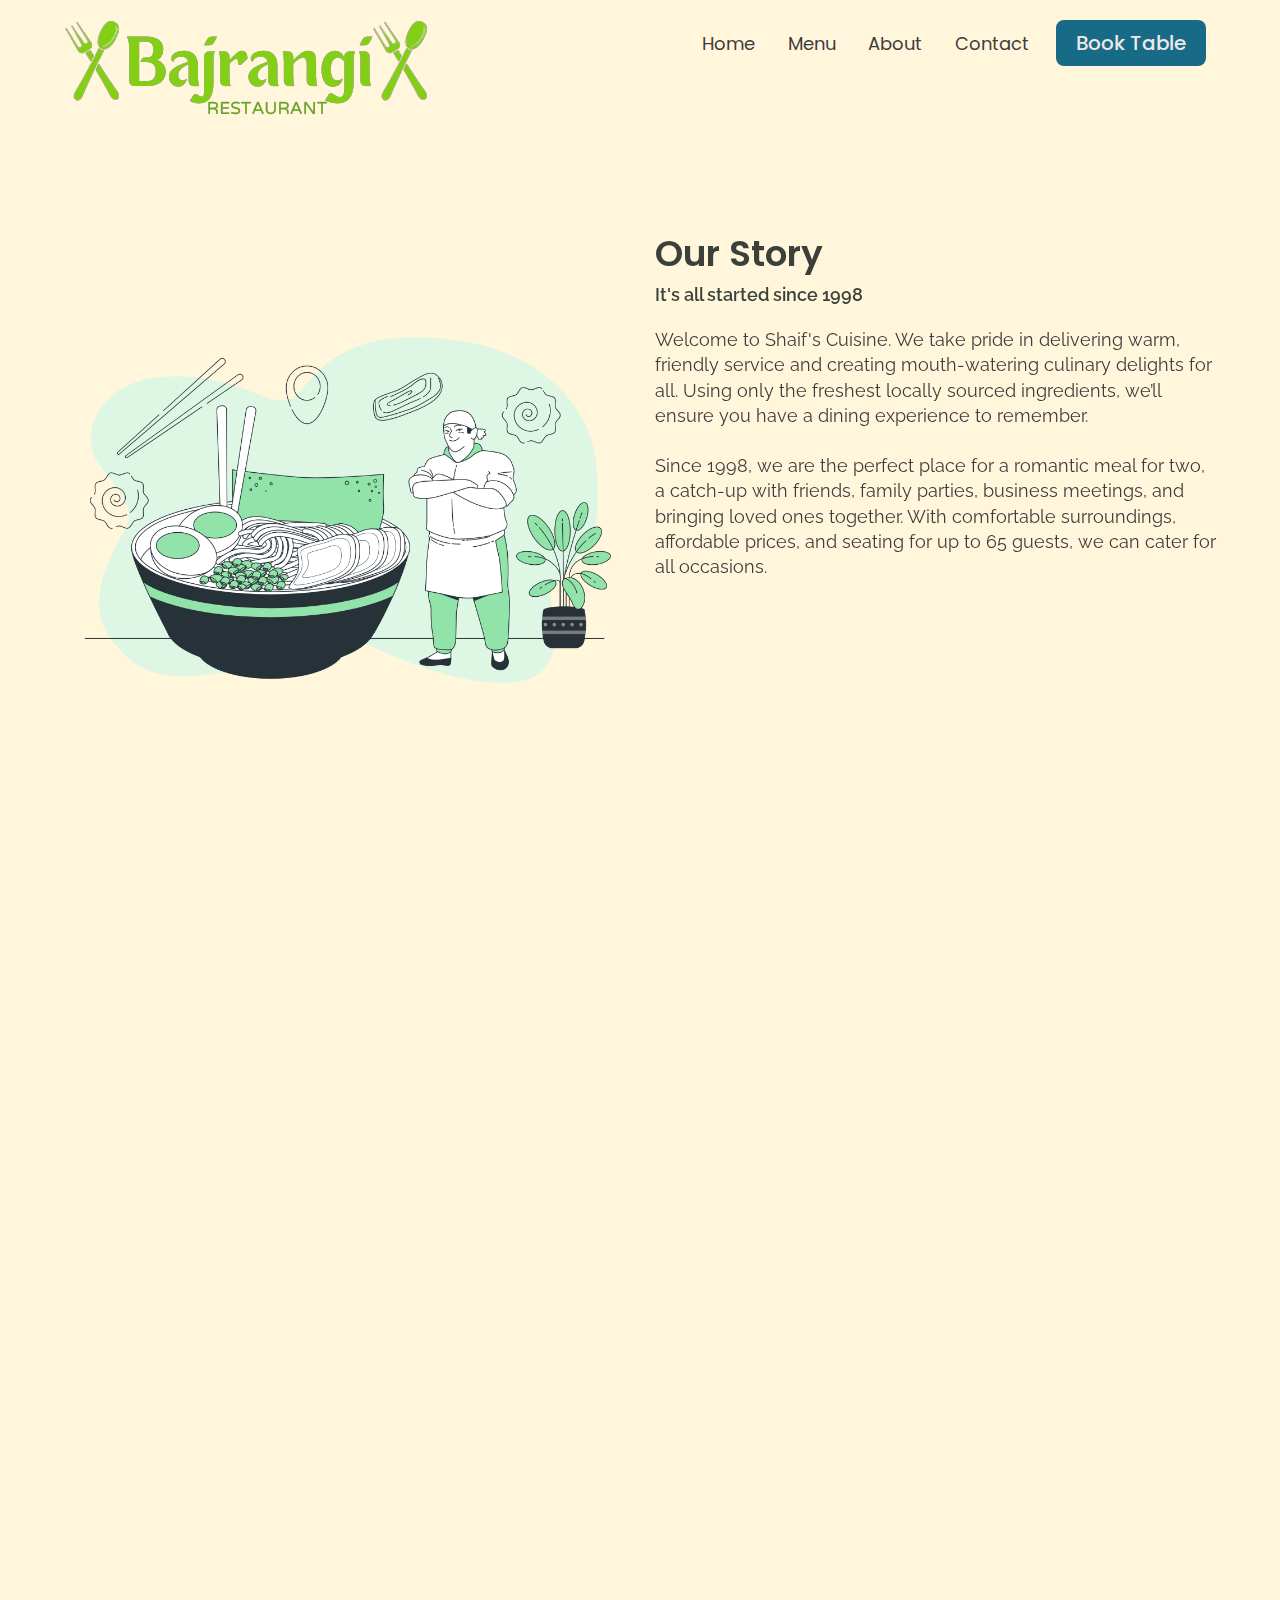
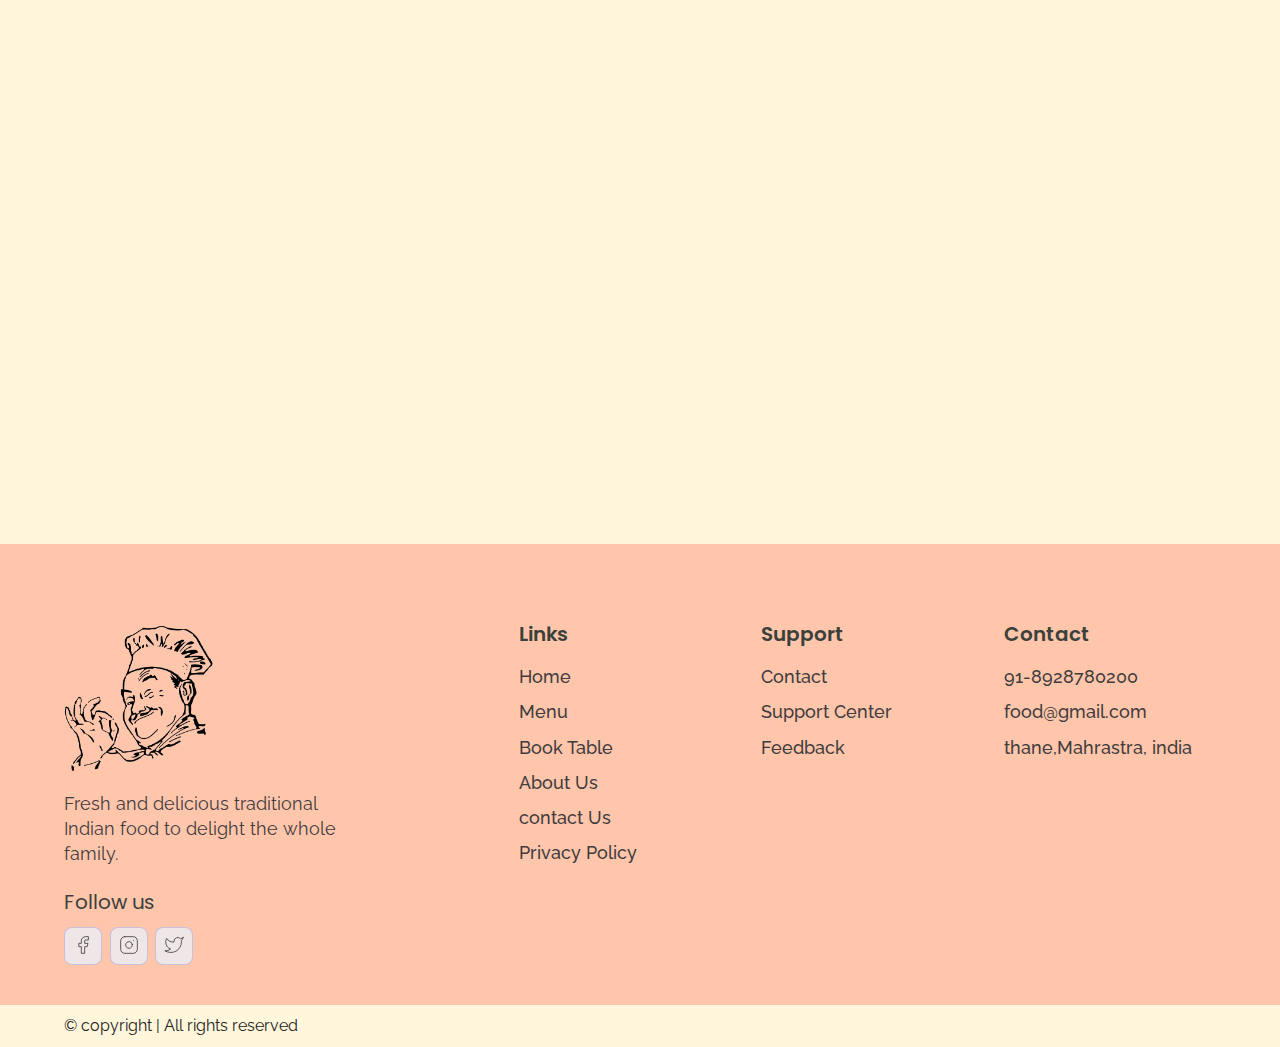
<file: about.html>
<!DOCTYPE html>
<html lang="en">

<head>
  <meta charset="UTF-8">
  <meta http-equiv="X-UA-Compatible" content="IE=edge">
  <meta name="viewport" content="width=device-width, initial-scale=1.0">
  <link rel="shortcut icon" href="./images/favicon.ico" type="image/x-icon">
  <title>About | Shaif's Cuisine</title>
  <link rel="stylesheet" href="./reset.css">
  <link rel="stylesheet" href="./globalStyles.css">
  <link rel="stylesheet" href="./components.css">
  <!-- aos library css  -->
  <link rel="stylesheet" href="https://unpkg.com/aos@next/dist/aos.css" />
  <link rel="stylesheet" href="./about.css">
</head>

<body>
  <!-- Nav Section -->
  <div class="nav">
    <div class="container">
      <div class="nav__wrapper">
        <a href="./index.html" class="logo">
          <img src="./images/logo36.png" alt="logo">
        </a>
        <nav>
          <div class="nav__icon">
            <svg xmlns="http://www.w3.org/2000/svg" width="24" height="24" viewBox="0 0 24 24" fill="none"
              stroke="currentColor" stroke-width="2" stroke-linecap="round" stroke-linejoin="round"
              class="feather feather-menu">
              <line x1="3" y1="12" x2="21" y2="12" />
              <line x1="3" y1="6" x2="21" y2="6" />
              <line x1="3" y1="18" x2="21" y2="18" />
            </svg>
          </div>
          <div class="nav__bgOverlay"></div>
          <ol class="nav__list">
            <div class="nav__close">
              <svg xmlns="http://www.w3.org/2000/svg" width="24" height="24" viewBox="0 0 24 24" fill="none"
                stroke="currentColor" stroke-width="2" stroke-linecap="round" stroke-linejoin="round"
                class="feather feather-x">
                <line x1="18" y1="6" x2="6" y2="18" />
                <line x1="6" y1="6" x2="18" y2="18" />
              </svg>
            </div>
            <div class="nav__list__wrapper">

              <li><a class="nav__link" href="./index.html">Home</a></li>
              <li><a class="nav__link" href="./menu.html">Menu</a></li>
              <li><a class="nav__link" href="./about.html">About</a></li>
              <li><a class="nav__link" href="./contact.html">Contact</a></li>
              <li><a href="./booking.html" class="btn primary-btn">Book Table</a></li>
            </div>
          </ol>
        </nav>
      </div>
    </div>
  </div>
  <!-- End Nav Section -->
  <!-- Our Story Section -->
  <section id="ourStory" data-aos="fade-up">
    <div class="container">
      <div class="ourStory__wrapper">

        <div class="ourStory__img">
          <img src="./images/Ramen-bro.png" alt="shaif's cuisine">
        </div>
        <div class="ourStory__info">
          <h3 class="ourStory__title">
            Our Story
          </h3>
          <p class="ourStory__subtitle">
            It's all started since 1998
          </p>
          <p class="ourStory__text">
            Welcome to Shaif's Cuisine. We take pride in delivering warm, friendly service and creating mouth-watering
            culinary delights for all. Using only the freshest locally sourced ingredients, we’ll ensure you have a
            dining
            experience to remember.
            <br><br>
            Since 1998, we are the perfect place for a romantic meal for two, a catch-up with friends, family parties,
            business meetings, and bringing loved ones together. With comfortable surroundings, affordable prices, and
            seating for up to 65 guests, we can cater for all occasions.
          </p>
        </div>
      </div>
    </div>
  </section>
  <!-- End Our Story Section -->
  <!-- Our Goals -->
  <section id="ourGoals" data-aos="fade-down">
    <div class="container">
      <div class="ourGoals__info">
        <h3 class="ourGoals__title">
          Our Goals
        </h3>
        <p class="ourGoals__text">
          We shall sell delicious and remarkable food and beverages that meet the highest quality, freshness, and
          seasonality criteria while combining modern-creative and classic cooking traditions. By showcasing warmth,
          graciousness, efficiency, skill, professionalism, and integrity in our work, we will continually serve our
          consumers with exceptional service. To have every customer who comes through our doors leave impressed by
          their experience at Shaif's Cuisine and excited to come back again.
        </p>
      </div>
      <div class="ourGoals__imgs__wrapper" data-aos="fade-up">
         
        <div class="ourGoals__img2">
          <img src="./images/eating vegan food-bro.png" alt="kitchen img">
        </div>
        <div class="ourGoals__img3">
          <img src="./images/Chef-bro.svg" alt="kitchen img">
        </div>
      </div>
    </div>
  </section>
  <!-- End Our Goals -->
  <!-- Footer -->
  
  <!-- Footer -->
  <footer>
    <div class="container">
      <div class="footer__wrapper">
        <div class="footer__col1">
          <div class="footer__logo">
            <img src="./images/logovi3-removebg-preview.png" alt="shaif's cuisine">
          </div>
          <p class="footer__desc">
            Fresh and delicious traditional Indian food to delight the whole family.
          </p>
          <div class="footer__socials">
            <h4 class="footer__socials__title">Follow us</h4>
            <ol class="footer__socials__list">
              <li>
                <a href="#">
                  <svg xmlns="http://www.w3.org/2000/svg" width="24" height="24" viewBox="0 0 24 24" fill="none"
                    stroke="currentColor" stroke-width="1" stroke-linecap="round" stroke-linejoin="round"
                    class="feather feather-facebook">
                    <path d="M18 2h-3a5 5 0 0 0-5 5v3H7v4h3v8h4v-8h3l1-4h-4V7a1 1 0 0 1 1-1h3z" />
                  </svg>
                </a>
              </li>
              <li>
                <a href="#">
                  <svg xmlns="http://www.w3.org/2000/svg" width="24" height="24" viewBox="0 0 24 24" fill="none"
                    stroke="currentColor" stroke-width="1" stroke-linecap="round" stroke-linejoin="round"
                    class="feather feather-instagram">
                    <rect x="2" y="2" width="20" height="20" rx="5" ry="5" />
                    <path d="M16 11.37A4 4 0 1 1 12.63 8 4 4 0 0 1 16 11.37z" />
                    <line x1="17.5" y1="6.5" x2="17.51" y2="6.5" />
                  </svg>
                </a>
              </li>
              <li>
                <a href="#">
                  <svg xmlns="http://www.w3.org/2000/svg" width="24" height="24" viewBox="0 0 24 24" fill="none"
                    stroke="currentColor" stroke-width="1" stroke-linecap="round" stroke-linejoin="round"
                    class="feather feather-twitter">
                    <path
                      d="M23 3a10.9 10.9 0 0 1-3.14 1.53 4.48 4.48 0 0 0-7.86 3v1A10.66 10.66 0 0 1 3 4s-4 9 5 13a11.64 11.64 0 0 1-7 2c9 5 20 0 20-11.5a4.5 4.5 0 0 0-.08-.83A7.72 7.72 0 0 0 23 3z" />
                  </svg>
                </a>
              </li>
            </ol>
          </div>
        </div>
        <div class="footer__col2">
          <h3 class="footer__text__title">
            Links
          </h3>
          <ol class="footer__text">
            <li>
              <a href="/index.html">Home</a>
            </li>
            <li>
              <a href="./menu.html">Menu</a>
            </li>
            <li>
              <a href="./booking.html">Book Table</a>
            </li>
            <li>
              <a href="./about.html">About Us</a>
            </li>
            <li>
              <a href="./contact.html">contact Us</a>
            </li>
            <li>
              <a href="#">Privacy Policy</a>
            </li>
          </ol>
        </div>
        <div class="footer__col3">
          <h3 class="footer__text__title">
            Support
          </h3>
          <ol class="footer__text">
            <li>
              <a href="#">Contact</a>
            </li>
            <li>
              <a href="#">Support Center</a>
            </li>
            <li>
              <a href="#">Feedback</a>
            </li>
          </ol>
        </div>
        <div class="footer__col4">
          <h3 class="footer__text__title">
            Contact
          </h3>
          <ol class="footer__text">
            <li>
              <a href="#">91-8928780200</a>
            </li>
            <li>
              <a href="#">food@gmail.com</a>
            </li>
            <li>
              <a href="#">thane,Mahrastra, india</a>
            </li>
          </ol>
        </div>
      </div>
    </div>
  </footer>
  <div id="copyright">
    <div class="container">
      <p class="copyright__text">
        © copyright | All rights reserved
      </p>
    </div>
  </div>
<!-- End Footer -->

  <!-- aos scripts -->
  <script src="https://unpkg.com/aos@next/dist/aos.js"></script>
  <!-- custom scripts -->
  <script src="./main.js"></script>
</body>

</html>
</file>
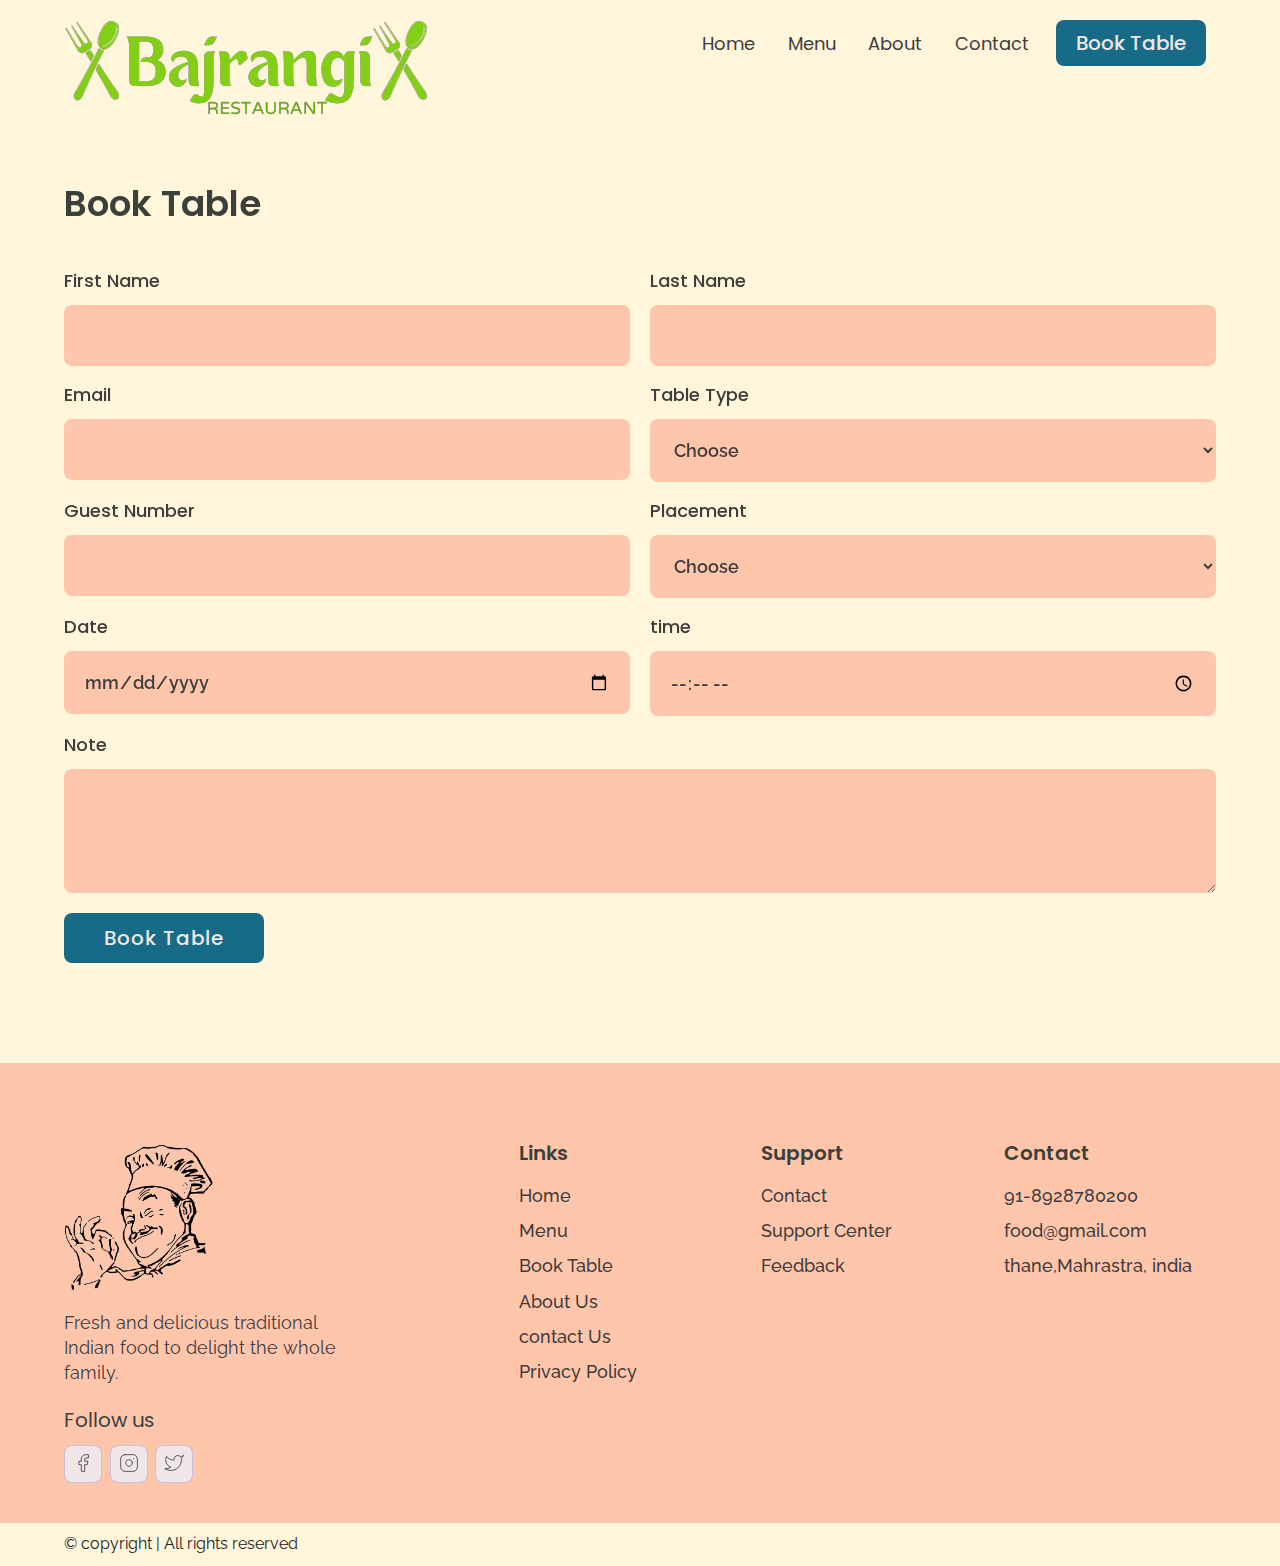
<file: booking.html>
<!DOCTYPE html>
<html lang="en">

<head>
  <meta charset="UTF-8">
  <meta http-equiv="X-UA-Compatible" content="IE=edge">
  <meta name="viewport" content="width=device-width, initial-scale=1.0">
  <link rel="shortcut icon" href="./images/favicon.ico" type="image/x-icon">
  <title>Booking | Shaif's Cuisine</title>
  <link rel="stylesheet" href="./reset.css">
  <link rel="stylesheet" href="./globalStyles.css">
  <link rel="stylesheet" href="./components.css">
  <!-- aos library css  -->
  <link rel="stylesheet" href="https://unpkg.com/aos@next/dist/aos.css" />
</head>

<body>
  <!-- Nav Section -->
  <div class="nav">
    <div class="container">
      <div class="nav__wrapper">
        <a href="./index.html" class="logo">
               <img src="./images/logo36.png" alt="logo">

        </a>
        <nav>
          <div class="nav__icon">
            <svg xmlns="http://www.w3.org/2000/svg" width="24" height="24" viewBox="0 0 24 24" fill="none"
              stroke="currentColor" stroke-width="2" stroke-linecap="round" stroke-linejoin="round"
              class="feather feather-menu">
              <line x1="3" y1="12" x2="21" y2="12" />
              <line x1="3" y1="6" x2="21" y2="6" />
              <line x1="3" y1="18" x2="21" y2="18" />
            </svg>
          </div>
          <div class="nav__bgOverlay"></div>
          <ol class="nav__list">
            <div class="nav__close">
              <svg xmlns="http://www.w3.org/2000/svg" width="24" height="24" viewBox="0 0 24 24" fill="none"
                stroke="currentColor" stroke-width="2" stroke-linecap="round" stroke-linejoin="round"
                class="feather feather-x">
                <line x1="18" y1="6" x2="6" y2="18" />
                <line x1="6" y1="6" x2="18" y2="18" />
              </svg>
            </div>
            <div class="nav__list__wrapper">

              <li><a class="nav__link" href="./index.html">Home</a></li>
              <li><a class="nav__link" href="./menu.html">Menu</a></li>
              <li><a class="nav__link" href="./about.html">About</a></li>
              <li><a class="nav__link" href="./contact.html">Contact</a></li>
              <li><a href="./booking.html" class="btn primary-btn">Book Table</a></li>
            </div>
          </ol>
        </nav>
      </div>
    </div>
  </div>
  <!-- End Nav Section -->
  <!-- Booking Section -->
  <section id="form" data-aos="fade-up">
    <div class="container">
      <h3 class="form__title">Book Table</h3>
      <div class="form__wrapper">
        <form name="booking" method="POST" netlify>
          <div class="form__group">
            <label for="firstName">First Name</label>
            <input type="text" id="firstName" name="First Name" required>
          </div>
          <div class="form__group">
            <label for="lastName">Last Name</label>
            <input type="text" id="lastName" name="Last Name" required>
          </div>
          <div class="form__group">
            <label for="email">Email</label>
            <input type="email" id="email" name="Email" required>
          </div>
          <div class="form__group">
            <label for="tableType">Table Type</label>
            <select name="Table Type" id="tableType" required>
              <option selected disabled>Choose</option>
              <option value="small">Small(2 persons)</option>
              <option value="medium">Small(4 persons)</option>
              <option value="large">large(6 persons)</option>
            </select>
          </div>
          <div class="form__group">
            <label for="guestNumber">Guest Number</label>
            <input type="number" id="guestNumber" name="Guest Number" min="1" max="10" required>
          </div>
          <div class="form__group">
            <label for="placement">Placement</label>
            <select name="Placement" id="placement">
              <option selected disabled>Choose</option>
              <option value="outdoor">Outdoor</option>
              <option value="indoor">Indoor</option>
              <option value="rooftop">rooftop</option>
            </select>
          </div>
          <div class="form__group">
            <label for="date">Date</label>
            <input type="date" id="date" name="Date" required>
          </div>
          <div class="form__group">
            <label for="time">time</label>
            <input type="time" id="time" name="Time" required>
          </div>
          <div class="form__group form__group__full">
            <label for="note">Note</label>
            <textarea name="Note" id="note" rows="4"></textarea>
          </div>
          <button type="submit" class="btn primary-btn">Book Table</button>
        </form>
      </div>
    </div>
  </section>
  <!-- End Booking Section -->
  <!-- Footer -->
  <!-- Footer -->
  <footer>
    <div class="container">
      <div class="footer__wrapper">
        <div class="footer__col1">
          <div class="footer__logo">
            <img src="./images/logovi3-removebg-preview.png" alt="shaif's cuisine">
          </div>
          <p class="footer__desc">
            Fresh and delicious traditional Indian food to delight the whole family.
          </p>
          <div class="footer__socials">
            <h4 class="footer__socials__title">Follow us</h4>
            <ol class="footer__socials__list">
              <li>
                <a href="#">
                  <svg xmlns="http://www.w3.org/2000/svg" width="24" height="24" viewBox="0 0 24 24" fill="none"
                    stroke="currentColor" stroke-width="1" stroke-linecap="round" stroke-linejoin="round"
                    class="feather feather-facebook">
                    <path d="M18 2h-3a5 5 0 0 0-5 5v3H7v4h3v8h4v-8h3l1-4h-4V7a1 1 0 0 1 1-1h3z" />
                  </svg>
                </a>
              </li>
              <li>
                <a href="#">
                  <svg xmlns="http://www.w3.org/2000/svg" width="24" height="24" viewBox="0 0 24 24" fill="none"
                    stroke="currentColor" stroke-width="1" stroke-linecap="round" stroke-linejoin="round"
                    class="feather feather-instagram">
                    <rect x="2" y="2" width="20" height="20" rx="5" ry="5" />
                    <path d="M16 11.37A4 4 0 1 1 12.63 8 4 4 0 0 1 16 11.37z" />
                    <line x1="17.5" y1="6.5" x2="17.51" y2="6.5" />
                  </svg>
                </a>
              </li>
              <li>
                <a href="#">
                  <svg xmlns="http://www.w3.org/2000/svg" width="24" height="24" viewBox="0 0 24 24" fill="none"
                    stroke="currentColor" stroke-width="1" stroke-linecap="round" stroke-linejoin="round"
                    class="feather feather-twitter">
                    <path
                      d="M23 3a10.9 10.9 0 0 1-3.14 1.53 4.48 4.48 0 0 0-7.86 3v1A10.66 10.66 0 0 1 3 4s-4 9 5 13a11.64 11.64 0 0 1-7 2c9 5 20 0 20-11.5a4.5 4.5 0 0 0-.08-.83A7.72 7.72 0 0 0 23 3z" />
                  </svg>
                </a>
              </li>
            </ol>
          </div>
        </div>
        <div class="footer__col2">
          <h3 class="footer__text__title">
            Links
          </h3>
          <ol class="footer__text">
            <li>
              <a href="/index.html">Home</a>
            </li>
            <li>
              <a href="./menu.html">Menu</a>
            </li>
            <li>
              <a href="./booking.html">Book Table</a>
            </li>
            <li>
              <a href="./about.html">About Us</a>
            </li>
            <li>
              <a href="./contact.html">contact Us</a>
            </li>
            <li>
              <a href="#">Privacy Policy</a>
            </li>
          </ol>
        </div>
        <div class="footer__col3">
          <h3 class="footer__text__title">
            Support
          </h3>
          <ol class="footer__text">
            <li>
              <a href="#">Contact</a>
            </li>
            <li>
              <a href="#">Support Center</a>
            </li>
            <li>
              <a href="#">Feedback</a>
            </li>
          </ol>
        </div>
        <div class="footer__col4">
          <h3 class="footer__text__title">
            Contact
          </h3>
          <ol class="footer__text">
            <li>
              <a href="#">91-8928780200</a>
            </li>
            <li>
              <a href="#">food@gmail.com</a>
            </li>
            <li>
              <a href="#">thane,Mahrastra, india</a>
            </li>
          </ol>
        </div>
      </div>
    </div>
  </footer>
  <div id="copyright">
    <div class="container">
      <p class="copyright__text">
        © copyright | All rights reserved
      </p>
    </div>
  </div>

  <!-- End Footer -->

  <!-- aos scripts -->
  <script src="https://unpkg.com/aos@next/dist/aos.js"></script>
  <!-- custom scripts -->
  <script src="./main.js"></script>
</body>

</html>
</file>
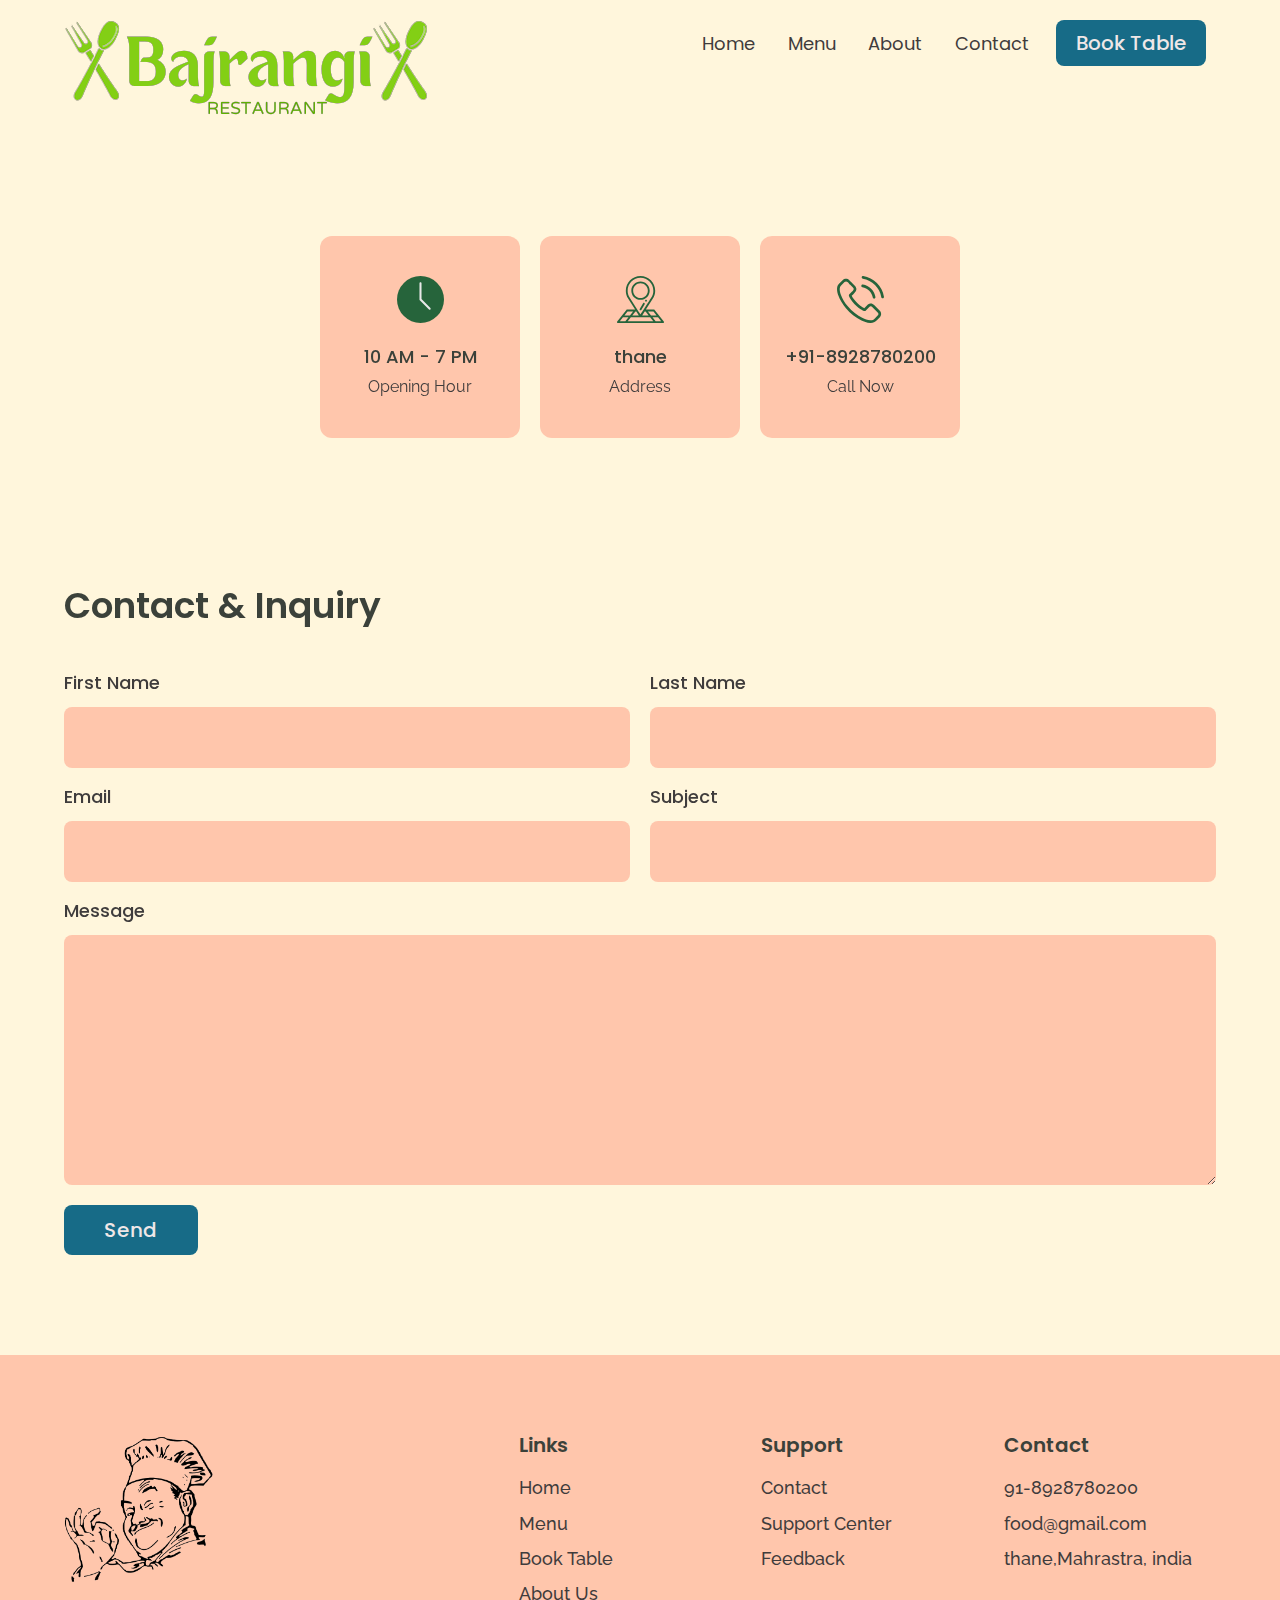
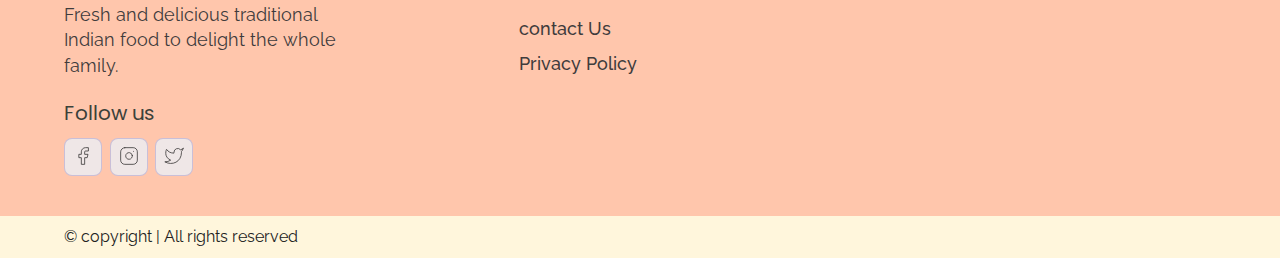
<file: contact.html>
<!DOCTYPE html>
<html lang="en">

<head>
  <meta charset="UTF-8">
  <meta http-equiv="X-UA-Compatible" content="IE=edge">
  <meta name="viewport" content="width=device-width, initial-scale=1.0">
  <link rel="shortcut icon" href="./images/favicon.ico" type="image/x-icon">
  <title>Contact | Shaif's Cuisine</title>
  <link rel="stylesheet" href="./reset.css">
  <link rel="stylesheet" href="./globalStyles.css">
  <link rel="stylesheet" href="./components.css">
  <!-- aos library css  -->
  <link rel="stylesheet" href="https://unpkg.com/aos@next/dist/aos.css" />
  <!-- Add your custom css -->
</head>

<body>
  <!-- Nav Section -->
  <div class="nav">
    <div class="container">
      <div class="nav__wrapper">
        <a href="./index.html" class="logo">
          <img src="./images/logo36.png" alt="logo">
        </a>
        <nav>
          <div class="nav__icon">
            <svg xmlns="http://www.w3.org/2000/svg" width="24" height="24" viewBox="0 0 24 24" fill="none"
              stroke="currentColor" stroke-width="2" stroke-linecap="round" stroke-linejoin="round"
              class="feather feather-menu">
              <line x1="3" y1="12" x2="21" y2="12" />
              <line x1="3" y1="6" x2="21" y2="6" />
              <line x1="3" y1="18" x2="21" y2="18" />
            </svg>
          </div>
          <div class="nav__bgOverlay"></div>
          <ol class="nav__list">
            <div class="nav__close">
              <svg xmlns="http://www.w3.org/2000/svg" width="24" height="24" viewBox="0 0 24 24" fill="none"
                stroke="currentColor" stroke-width="2" stroke-linecap="round" stroke-linejoin="round"
                class="feather feather-x">
                <line x1="18" y1="6" x2="6" y2="18" />
                <line x1="6" y1="6" x2="18" y2="18" />
              </svg>
            </div>
            <div class="nav__list__wrapper">

              <li><a class="nav__link" href="./index.html">Home</a></li>
              <li><a class="nav__link" href="./menu.html">Menu</a></li>
              <li><a class="nav__link" href="./about.html">About</a></li>
              <li><a class="nav__link" href="./contact.html">Contact</a></li>
              <li><a href="./booking.html" class="btn primary-btn">Book Table</a></li>
            </div>
          </ol>
        </nav>
      </div>
    </div>
  </div>
  <!-- End Nav Section -->
  <!-- Store Info Section -->
  <section id="storeInfo" data-aos="fade-up">
    <div class="container">
      <div class="storeInfo__wrapper">
        <div class="storeInfo__item">
          <div class="storeInfo__icon">
            <img src="./images/wall-clock-icon.svg" alt="clock icon">
          </div>
          <h3 class="storeInfo__title">
            10 AM - 7 PM
          </h3>
          <p class="storeInfo__text">
            Opening Hour
          </p>
        </div>
        <div class="storeInfo__item">
          <div class="storeInfo__icon">
            <img src="./images/address-icon.svg" alt="clock icon">
          </div>
          <h3 class="storeInfo__title">
            thane
          </h3>
          <p class="storeInfo__text">
            Address
          </p>
        </div>
        <div class="storeInfo__item">
          <div class="storeInfo__icon">
            <img src="./images/phone-icon.svg" alt="clock icon">
          </div>
          <h3 class="storeInfo__title">
            +91-8928780200
          </h3>
          <p class="storeInfo__text">
            Call Now
          </p>
        </div>
      </div>
    </div>
  </section>
  <!-- End Store Info Section -->
  <!-- Contact Form Section -->
  <section id="form" data-aos="fade-down">
    <div class="container">
      <h3 class="form__title">
        Contact & Inquiry
      </h3>
      <div class="form__wrapper">
        <form name="contact" method="POST" netlify>
          <div class="form__group">
            <label for="firstName">First Name</label>
            <input type="text" id="firstName" name="First Name" required>
          </div>
          <div class="form__group">
            <label for="lastName">Last Name</label>
            <input type="text" id="lastName" name="Last Name" required>
          </div>
          <div class="form__group">
            <label for="email">Email</label>
            <input type="email" id="email" name="Email" required>
          </div>
          <div class="form__group">
            <label for="subject">Subject</label>
            <input type="text" id="subject" name="Subject" required>
          </div>
          <div class="form__group form__group__full">
            <label for="message">Message</label>
            <textarea name="Message" id="message" cols="30" rows="10" required></textarea>
          </div>
          <button type="submit" class="btn primary-btn">Send</button>
        </form>
      </div>
    </div>
  </section>
  <!-- End Contact Form Section-->
  <!-- Footer -->
  <!-- Footer -->
  <footer>
    <div class="container">
      <div class="footer__wrapper">
        <div class="footer__col1">
          <div class="footer__logo">
            <img src="./images/logovi3-removebg-preview.png" alt="shaif's cuisine">
          </div>
          <p class="footer__desc">
            Fresh and delicious traditional Indian food to delight the whole family.
          </p>
          <div class="footer__socials">
            <h4 class="footer__socials__title">Follow us</h4>
            <ol class="footer__socials__list">
              <li>
                <a href="#">
                  <svg xmlns="http://www.w3.org/2000/svg" width="24" height="24" viewBox="0 0 24 24" fill="none"
                    stroke="currentColor" stroke-width="1" stroke-linecap="round" stroke-linejoin="round"
                    class="feather feather-facebook">
                    <path d="M18 2h-3a5 5 0 0 0-5 5v3H7v4h3v8h4v-8h3l1-4h-4V7a1 1 0 0 1 1-1h3z" />
                  </svg>
                </a>
              </li>
              <li>
                <a href="#">
                  <svg xmlns="http://www.w3.org/2000/svg" width="24" height="24" viewBox="0 0 24 24" fill="none"
                    stroke="currentColor" stroke-width="1" stroke-linecap="round" stroke-linejoin="round"
                    class="feather feather-instagram">
                    <rect x="2" y="2" width="20" height="20" rx="5" ry="5" />
                    <path d="M16 11.37A4 4 0 1 1 12.63 8 4 4 0 0 1 16 11.37z" />
                    <line x1="17.5" y1="6.5" x2="17.51" y2="6.5" />
                  </svg>
                </a>
              </li>
              <li>
                <a href="#">
                  <svg xmlns="http://www.w3.org/2000/svg" width="24" height="24" viewBox="0 0 24 24" fill="none"
                    stroke="currentColor" stroke-width="1" stroke-linecap="round" stroke-linejoin="round"
                    class="feather feather-twitter">
                    <path
                      d="M23 3a10.9 10.9 0 0 1-3.14 1.53 4.48 4.48 0 0 0-7.86 3v1A10.66 10.66 0 0 1 3 4s-4 9 5 13a11.64 11.64 0 0 1-7 2c9 5 20 0 20-11.5a4.5 4.5 0 0 0-.08-.83A7.72 7.72 0 0 0 23 3z" />
                  </svg>
                </a>
              </li>
            </ol>
          </div>
        </div>
        <div class="footer__col2">
          <h3 class="footer__text__title">
            Links
          </h3>
          <ol class="footer__text">
            <li>
              <a href="/index.html">Home</a>
            </li>
            <li>
              <a href="./menu.html">Menu</a>
            </li>
            <li>
              <a href="./booking.html">Book Table</a>
            </li>
            <li>
              <a href="./about.html">About Us</a>
            </li>
            <li>
              <a href="./contact.html">contact Us</a>
            </li>
            <li>
              <a href="#">Privacy Policy</a>
            </li>
          </ol>
        </div>
        <div class="footer__col3">
          <h3 class="footer__text__title">
            Support
          </h3>
          <ol class="footer__text">
            <li>
              <a href="#">Contact</a>
            </li>
            <li>
              <a href="#">Support Center</a>
            </li>
            <li>
              <a href="#">Feedback</a>
            </li>
          </ol>
        </div>
        <div class="footer__col4">
          <h3 class="footer__text__title">
            Contact
          </h3>
          <ol class="footer__text">
            <li>
              <a href="#">91-8928780200</a>
            </li>
            <li>
              <a href="#">food@gmail.com</a>
            </li>
            <li>
              <a href="#">thane,Mahrastra, india</a>
            </li>
          </ol>
        </div>
      </div>
    </div>
  </footer>
  <div id="copyright">
    <div class="container">
      <p class="copyright__text">
        © copyright | All rights reserved
      </p>
    </div>
  </div>

  <!-- End Footer -->


  <!-- aos script -->
  <script src="https://unpkg.com/aos@next/dist/aos.js"></script>
  <!-- custom script -->
  <script src="./main.js"></script>
</body>

</html>
</file>
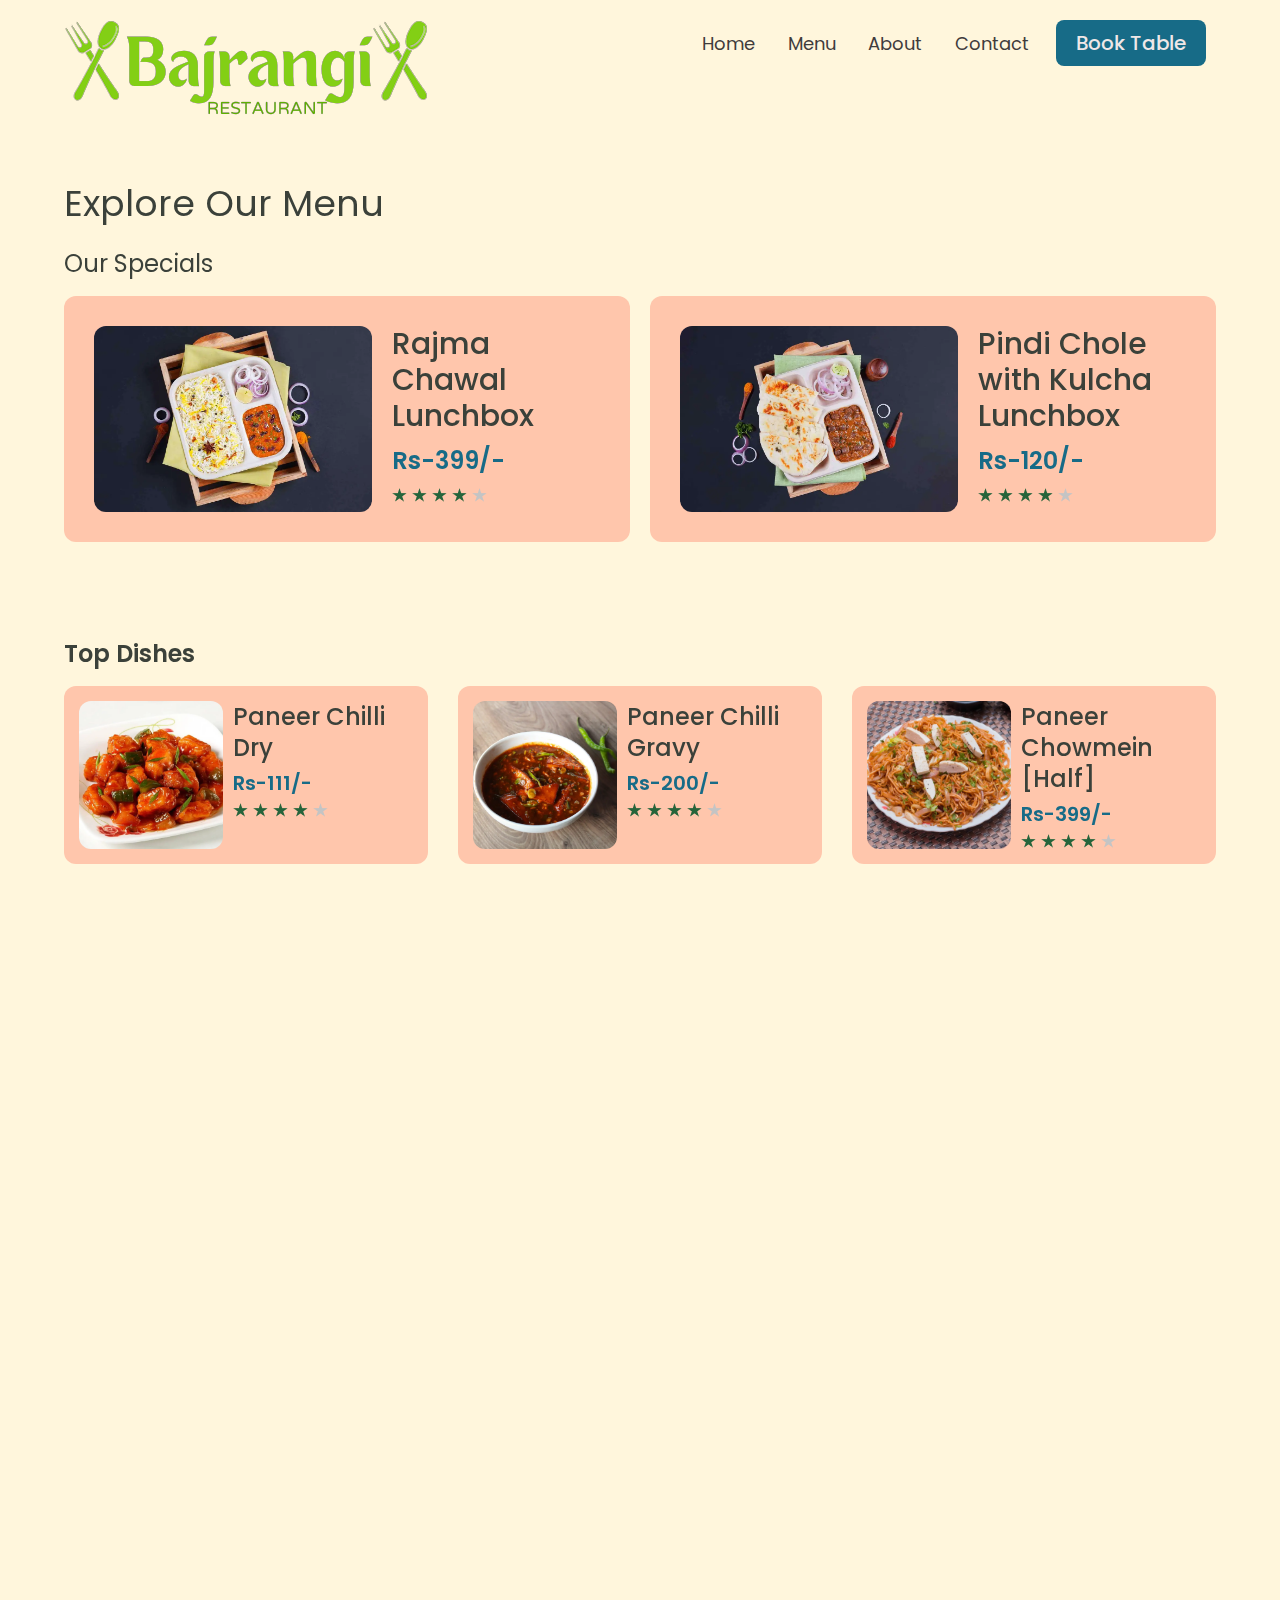
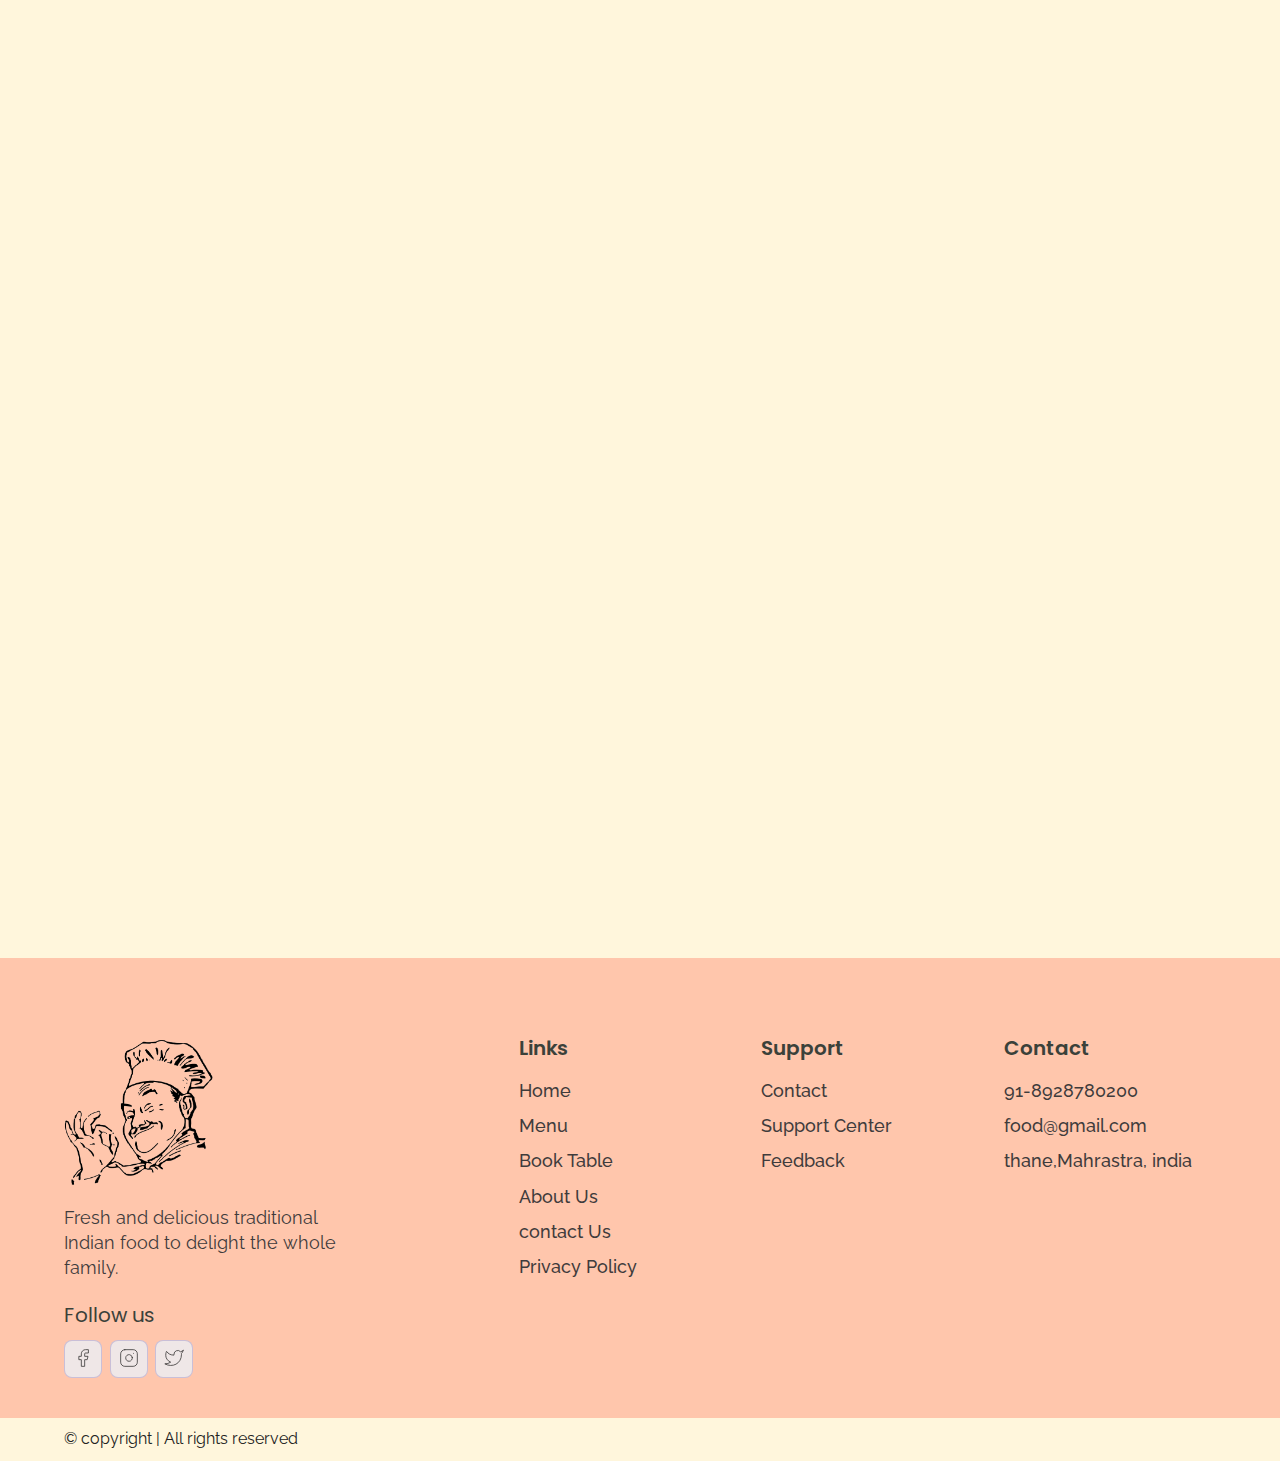
<file: menu.html>
<!DOCTYPE html>
<html lang="en">

<head>
  <meta charset="UTF-8">
  <meta http-equiv="X-UA-Compatible" content="IE=edge">
  <meta name="viewport" content="width=device-width, initial-scale=1.0">
  <link rel="shortcut icon" href="./images/iftar.png" type="image/x-icon">
  <title>Menu | Bajrangi</title>
  <link rel="stylesheet" href="./reset.css">
  <link rel="stylesheet" href="./globalStyles.css">
  <link rel="stylesheet" href="./components.css">
  <!-- aos library css  -->
  <link rel="stylesheet" href="https://unpkg.com/aos@next/dist/aos.css" />
  <!-- Add your custom css -->
  <link rel="stylesheet" href="./menu.css">
</head>

<body>

  <!-- Nav Section -->
  <div class="nav">
    <div class="container">
      <div class="nav__wrapper">
        <a href="./index.html" class="logo">
           <img src="./images/logo36.png" alt="logo">
        </a>
        <nav>
          <div class="nav__icon">
            <svg xmlns="http://www.w3.org/2000/svg" width="24" height="24" viewBox="0 0 24 24" fill="none"
              stroke="currentColor" stroke-width="2" stroke-linecap="round" stroke-linejoin="round"
              class="feather feather-menu">
              <line x1="3" y1="12" x2="21" y2="12" />
              <line x1="3" y1="6" x2="21" y2="6" />
              <line x1="3" y1="18" x2="21" y2="18" />
            </svg>
          </div>
          <div class="nav__bgOverlay"></div>
          <ol class="nav__list">
            <div class="nav__close">
              <svg xmlns="http://www.w3.org/2000/svg" width="24" height="24" viewBox="0 0 24 24" fill="none"
                stroke="currentColor" stroke-width="2" stroke-linecap="round" stroke-linejoin="round"
                class="feather feather-x">
                <line x1="18" y1="6" x2="6" y2="18" />
                <line x1="6" y1="6" x2="18" y2="18" />
              </svg>
            </div>
            <div class="nav__list__wrapper">

              <li><a class="nav__link" href="./index.html">Home</a></li>
              <li><a class="nav__link" href="./menu.html">Menu</a></li>
              <li><a class="nav__link" href="./about.html">About</a></li>
              <li><a class="nav__link" href="./contact.html">Contact</a></li>
              <li><a href="./booking.html" class="btn primary-btn">Book Table</a></li>
            </div>
          </ol>
        </nav>
      </div>
    </div>
  </div>
  <!-- End Nav Section -->
  <!-- page Title -->
  <section id="page__title" data-aos="fade-up">
    <div class="container">
      <h2 class="page__title__text">
        Explore Our Menu
      </h2>
    </div>
  </section>
  <!-- Our Specials -->
  <section id="ourSpecials" data-aos="fade-up">
    <div class="container">
      <h3 class="ourSpecials__title">Our Specials</h3>
      <div class="ourSpecials__wrapper">
        <div class="ourSpecials__item">
          <div class="ourSpecials__item__img">
            <img src="./images/Rajma Chawal Lunchbox.webp" alt="food img">
          </div>
          <div class="ourSpecials__item__info">
            <h3 class="ourSpecials__item__title">
              Rajma Chawal Lunchbox
            </h3>
            <h4 class="ourSpecials__item__price">Rs-399/-</h4>
            <div class="ourSpecials__item__stars">
              <img src="./images/3star.png" alt="3 stars">
            </div>
          </div>
        </div>
        <div class="ourSpecials__item">
          <div class="ourSpecials__item__img">
            <img src="./images/Pindi Chole with Kulcha Lunchbox.webp" alt="food img">
          </div>
          <div class="ourSpecials__item__info">
            <h3 class="ourSpecials__item__title">
              Pindi Chole with Kulcha Lunchbox


            </h3>
            <h4 class="ourSpecials__item__price">Rs-120/-</h4>
            <div class="ourSpecials__item__stars">
              <img src="./images/3star.png" alt="3 stars">
            </div>
          </div>
        </div>
      </div>
    </div>
  </section>
  <!-- End Our Specials -->
  <!-- Top Dishes -->
  <section id="dishGrid" data-aos="fade-down">
    <div class="container">
      <h2 class="dishGrid__title">
        Top Dishes
      </h2>
      <div class="dishGrid__wrapper">
        <div class="dishGrid__item">
          <div class="dishGrid__item__img">
            <img src="./images/Paneer Chilli Dry.webp" alt="Paneer Chilli Dry">
          </div>
          <div class="dishGrid__item__info">
            <h3 class="dishGrid__item__title">
              Paneer Chilli Dry

            </h3>
            <h3 class="dishGrid__item__price">Rs-111/-</h3>
            <div class="dishGrid__item__stars">
              <img src="./images/3star.png" alt="3 star">
            </div>
          </div>
        </div>
        <div class="dishGrid__item">
          <div class="dishGrid__item__img">
            <img src="./images/Paneer Chilli Gravy.webp" alt="food img">
          </div>
          <div class="dishGrid__item__info">
            <h3 class="dishGrid__item__title">
              Paneer Chilli Gravy
            </h3>
            <h3 class="dishGrid__item__price">Rs-200/-</h3>
            <div class="dishGrid__item__stars">
              <img src="./images/3star.png" alt="3 star">
            </div>
          </div>
        </div>
        <div class="dishGrid__item">
          <div class="dishGrid__item__img">
            <img src="./images/paneer.webp" alt="food img">
          </div>
          <div class="dishGrid__item__info">
            <h3 class="dishGrid__item__title">
              Paneer Chowmein [Half]
            </h3>
            <h3 class="dishGrid__item__price">Rs-399/-</h3>
            <div class="dishGrid__item__stars">
              <img src="./images/3star.png" alt="3 star">
            </div>
          </div>
        </div>
      </div>
    </div>
  </section>
  <!-- End Top Dishes -->
  <!-- Breakfast Dishes -->
  <section id="dishGrid" data-aos="fade-up">
    <div class="container">
      <h2 class="dishGrid__title">
        Breakfast
      </h2>
      <div class="dishGrid__wrapper">
        <div class="dishGrid__item">
          <div class="dishGrid__item__img">
            <img src="./images/sand.webp" alt="food img">
          </div>
          <div class="dishGrid__item__info">
            <h3 class="dishGrid__item__title">
              Cheese Omelette Sandwich
            </h3>
            <h3 class="dishGrid__item__price">Rs-159/-</h3>
            <div class="dishGrid__item__stars">
              <img src="./images/3star.png" alt="3 star">
            </div>
          </div>
        </div>
        <div class="dishGrid__item">
          <div class="dishGrid__item__img">
            <img src="./images/paneer magi.webp" alt="food img">
          </div>
          <div class="dishGrid__item__info">
            <h3 class="dishGrid__item__title">
              Paneer Maggi
            </h3>
            <h3 class="dishGrid__item__price">Rs-350/-</h3>
            <div class="dishGrid__item__stars">
              <img src="./images/3star.png" alt="3 star">
            </div>
          </div>
        </div>
        <div class="dishGrid__item">
          <div class="dishGrid__item__img">
            <img src="./images/sand1.webp" alt="food img">
          </div>
          <div class="dishGrid__item__info">
            <h3 class="dishGrid__item__title">
              Veg Club Sandwich

            </h3>
            <h3 class="dishGrid__item__price">Rs-499/-</h3>
            <div class="dishGrid__item__stars">
              <img src="./images/3star.png" alt="3 star">
            </div>
          </div>
        </div>
        <div class="dishGrid__item">
          <div class="dishGrid__item__img">
            <img src="./images/sand3.webp" alt="food img">
          </div>
          <div class="dishGrid__item__info">
            <h3 class="dishGrid__item__title">
              Veg Onion Tomato Sandwich
            </h3>
            <h3 class="dishGrid__item__price">Rs-699/-</h3>
            <div class="dishGrid__item__stars">
              <img src="./images/3star.png" alt="3 star">
            </div>
          </div>
        </div>
        <div class="dishGrid__item">
          <div class="dishGrid__item__img">
            <img src="./images/hotmilk.webp" alt="food img">
          </div>
          <div class="dishGrid__item__info">
            <h3 class="dishGrid__item__title">
              Hot Milk
            </h3>
            <h3 class="dishGrid__item__price">Rs-799/-</h3>
            <div class="dishGrid__item__stars">
              <img src="./images/3star.png" alt="3 star">
            </div>
          </div>
        </div>
      </div>
    </div>
  </section>
  <!-- End Breakfast Dishes -->
  <!-- Lunch Dishes -->
  <section id="dishGrid" data-aos="fade-up">
    <div class="container">
      <h2 class="dishGrid__title">
        Lunch
      </h2>
      <div class="dishGrid__wrapper">
        <div class="dishGrid__item">
          <div class="dishGrid__item__img">
            <img src="./images/Palak Paneer Rice Lunchbox.webp" alt="food img">
          </div>
          <div class="dishGrid__item__info">
            <h3 class="dishGrid__item__title">
              Palak Paneer Rice Lunchbox

            </h3>
            <h3 class="dishGrid__item__price">Rs-1299/-</h3>
            <div class="dishGrid__item__stars">
              <img src="./images/3star.png" alt="3 star">
            </div>
          </div>
        </div>
        <div class="dishGrid__item">
          <div class="dishGrid__item__img">
            <img src="./images/Palak Paneer Rice Lunchbox1.webp" alt="food img">
          </div>
          <div class="dishGrid__item__info">
            <h3 class="dishGrid__item__title">
              Palak Paneer Rice Lunchbox

            </h3>
            <h3 class="dishGrid__item__price">Rs-1289/-</h3>
            <div class="dishGrid__item__stars">
              <img src="./images/3star.png" alt="3 star">
            </div>
          </div>
        </div>
        <div class="dishGrid__item">
          <div class="dishGrid__item__img">
            <img src="./images/Rajma & Bread Kulcha Lunchbox.webp" alt="food img">
          </div>
          <div class="dishGrid__item__info">
            <h3 class="dishGrid__item__title">
              Rajma & Bread Kulcha Lunchbox
            </h3>
            <h3 class="dishGrid__item__price">Rs-1389/-</h3>
            <div class="dishGrid__item__stars">
              <img src="./images/3star.png" alt="3 star">
            </div>
          </div>
        </div>
        <div class="dishGrid__item">
          <div class="dishGrid__item__img">
            <img src="./images/Pindi Chole with Chapati Lunchbox.webp" alt="food img">
          </div>
          <div class="dishGrid__item__info">
            <h3 class="dishGrid__item__title">
              Pindi Chole with Chapati Lunchbox
            </h3>
            <h3 class="dishGrid__item__price">Rs-1489/-</h3>
            <div class="dishGrid__item__stars">
              <img src="./images/3star.png" alt="3 star">
            </div>
          </div>
        </div>
        <div class="dishGrid__item">
          <div class="dishGrid__item__img">
            <img src="./images/Dal Makhani & ChapatiLunchbox.webp" alt="food img">
          </div>
          <div class="dishGrid__item__info">
            <h3 class="dishGrid__item__title">
              Dal Makhani & ChapatiLunchbox
            </h3>
            <h3 class="dishGrid__item__price">Rs-1889/-</h3>
            <div class="dishGrid__item__stars">
              <img src="./images/3star.png" alt="3 star">
            </div>
          </div>
        </div>
      </div>
    </div>
  </section>
  <!-- End Lunch Dishes -->
  <!-- Dinner Dishes -->
  <section id="dishGrid" data-aos="fade-up">
    <div class="container">
      <h2 class="dishGrid__title">
        Dinner
      </h2>
      <div class="dishGrid__wrapper">
        <div class="dishGrid__item">
          <div class="dishGrid__item__img">
            <img src="./images/Chana Masala With 3 Chapati.webp" alt="food img">
          </div>
          <div class="dishGrid__item__info">
            <h3 class="dishGrid__item__title">
              Chana Masala With 3 Chapati
            </h3>
            <h3 class="dishGrid__item__price">Rs-2289/-</h3>
            <div class="dishGrid__item__stars">
              <img src="./images/3star.png" alt="3 star">
            </div>
          </div>
        </div>
        <div class="dishGrid__item">
          <div class="dishGrid__item__img">
            <img src="./images/Dal Fry With Jeera Rice.webp" alt="food img">
          </div>
          <div class="dishGrid__item__info">
            <h3 class="dishGrid__item__title">
              Dal Fry With Jeera Rice

            </h3>
            <h3 class="dishGrid__item__price">Rs-3489/-</h3>
            <div class="dishGrid__item__stars">
              <img src="./images/3star.png" alt="3 star">
            </div>
          </div>
        </div>
        <div class="dishGrid__item">
          <div class="dishGrid__item__img">
            <img src="./images/Dal Khichdi With Fried Papad.webp" alt="food img">
          </div>
          <div class="dishGrid__item__info">
            <h3 class="dishGrid__item__title">
              Dal Khichdi With Fried Papad

            </h3>
            <h3 class="dishGrid__item__price">Rs-3589/-</h3>
            <div class="dishGrid__item__stars">
              <img src="./images/3star.png" alt="3 star">
            </div>
          </div>
        </div>
        <div class="dishGrid__item">
          <div class="dishGrid__item__img">
            <img src="./images/Bhindi Masala With 3 Chapati.webp" alt="food img">
          </div>
          <div class="dishGrid__item__info">
            <h3 class="dishGrid__item__title">
              Bhindi Masala With 3 Chapati

            </h3>
            <h3 class="dishGrid__item__price">Rs-4389/-</h3>
            <div class="dishGrid__item__stars">
              <img src="./images/3star.png" alt="3 star">
            </div>
          </div>
        </div>
        <div class="dishGrid__item">
          <div class="dishGrid__item__img">
            <img src="./images/Chana Masala With 3 Chapati1.webp" alt="food img">
          </div>
          <div class="dishGrid__item__info">
            <h3 class="dishGrid__item__title">
              Chana Masala With 3 Chapati

            </h3>
            <h3 class="dishGrid__item__price">Rs-1289/-</h3>
            <div class="dishGrid__item__stars">
              <img src="./images/3star.png" alt="3 star">
            </div>
          </div>
        </div>
      </div>
    </div>
  </section>
  <!-- End Dinner Dishes -->
  <!-- Footer -->
  <!-- Footer -->
  <footer>
    <div class="container">
      <div class="footer__wrapper">
        <div class="footer__col1">
          <div class="footer__logo">
            <img src="./images/logovi3-removebg-preview.png" alt="shaif's cuisine">
          </div>
          <p class="footer__desc">
            Fresh and delicious traditional Indian food to delight the whole family.
          </p>
          <div class="footer__socials">
            <h4 class="footer__socials__title">Follow us</h4>
            <ol class="footer__socials__list">
              <li>
                <a href="#">
                  <svg xmlns="http://www.w3.org/2000/svg" width="24" height="24" viewBox="0 0 24 24" fill="none"
                    stroke="currentColor" stroke-width="1" stroke-linecap="round" stroke-linejoin="round"
                    class="feather feather-facebook">
                    <path d="M18 2h-3a5 5 0 0 0-5 5v3H7v4h3v8h4v-8h3l1-4h-4V7a1 1 0 0 1 1-1h3z" />
                  </svg>
                </a>
              </li>
              <li>
                <a href="#">
                  <svg xmlns="http://www.w3.org/2000/svg" width="24" height="24" viewBox="0 0 24 24" fill="none"
                    stroke="currentColor" stroke-width="1" stroke-linecap="round" stroke-linejoin="round"
                    class="feather feather-instagram">
                    <rect x="2" y="2" width="20" height="20" rx="5" ry="5" />
                    <path d="M16 11.37A4 4 0 1 1 12.63 8 4 4 0 0 1 16 11.37z" />
                    <line x1="17.5" y1="6.5" x2="17.51" y2="6.5" />
                  </svg>
                </a>
              </li>
              <li>
                <a href="#">
                  <svg xmlns="http://www.w3.org/2000/svg" width="24" height="24" viewBox="0 0 24 24" fill="none"
                    stroke="currentColor" stroke-width="1" stroke-linecap="round" stroke-linejoin="round"
                    class="feather feather-twitter">
                    <path
                      d="M23 3a10.9 10.9 0 0 1-3.14 1.53 4.48 4.48 0 0 0-7.86 3v1A10.66 10.66 0 0 1 3 4s-4 9 5 13a11.64 11.64 0 0 1-7 2c9 5 20 0 20-11.5a4.5 4.5 0 0 0-.08-.83A7.72 7.72 0 0 0 23 3z" />
                  </svg>
                </a>
              </li>
            </ol>
          </div>
        </div>
        <div class="footer__col2">
          <h3 class="footer__text__title">
            Links
          </h3>
          <ol class="footer__text">
            <li>
              <a href="/index.html">Home</a>
            </li>
            <li>
              <a href="./menu.html">Menu</a>
            </li>
            <li>
              <a href="./booking.html">Book Table</a>
            </li>
            <li>
              <a href="./about.html">About Us</a>
            </li>
            <li>
              <a href="./contact.html">contact Us</a>
            </li>
            <li>
              <a href="#">Privacy Policy</a>
            </li>
          </ol>
        </div>
        <div class="footer__col3">
          <h3 class="footer__text__title">
            Support
          </h3>
          <ol class="footer__text">
            <li>
              <a href="#">Contact</a>
            </li>
            <li>
              <a href="#">Support Center</a>
            </li>
            <li>
              <a href="#">Feedback</a>
            </li>
          </ol>
        </div>
        <div class="footer__col4">
          <h3 class="footer__text__title">
            Contact
          </h3>
          <ol class="footer__text">
            <li>
              <a href="#">91-8928780200</a>
            </li>
            <li>
              <a href="#">food@gmail.com</a>
            </li>
            <li>
              <a href="#">thane,Mahrastra, india</a>
            </li>
          </ol>
        </div>
      </div>
    </div>
  </footer>
  <div id="copyright">
    <div class="container">
      <p class="copyright__text">
        © copyright | All rights reserved
      </p>
    </div>
  </div>

  <!-- End Footer --> 
  <script src="https://unpkg.com/aos@next/dist/aos.js"></script>
   
  <script src="./main.js"></script>
</body>

</html>
</file>
<file: globalStyles.css>
@import url('https://fonts.googleapis.com/css2?family=Poppins:wght@500;600&family=Raleway:wght@400;500;600&display=swap');
html {
	font-size: 10px;
	overflow-x: hidden;
}
body {
	background: var(--lightGreen-2);
	overflow-x: hidden;
	visibility: hidden;
}
section {
	padding: 100px 0;
}
@media only screen and (max-width: 767px) {
	section {
		padding: 50px 0;
	}
}
.container {
	max-width: 1200px;
	width: 90%;
	margin: 0 auto;
}
:root {
	--green-1: #176B87;
	--green-2: #4631a238;
	--lightGreen-1:#FFC6AC;
	--lightGreen-2: #FFF6DC; 
	--black-1: #3b413a;
	--black-2: #3f3c3c;
	--black-3: #46ed1c;
	--white-1: #efe7e7;
}
img {
	width: 100%;
	height: 100%;
	object-fit: contain;
}
h1,
h2,
h3,
h4 {
	font-family: Poppins;
}
p {
	font-family: Raleway;
	font-weight: 400;
	line-height: 1.4em;
	font-size: 1.8rem;
}
a {
	display: inline-block;
	text-decoration: none;
}
</file>
<file: components.css>
/* Nav Styles */
.nav {
	padding: 2rem 0;
}
.nav__icon,
.nav__close,
.nav__bgOverlay {
	display: none;
}
.nav__wrapper {
	display: flex;
	justify-content: space-between;
}
.nav__list li {
	display: inline-block;
	margin: 0 1rem;
}
.nav__list .nav__link {
	font-size: 1.8rem;
	font-family: Poppins;
	color: var(--black-2);
	padding: 0.5rem;
}
.nav__list li:hover .nav__link {
	color: var(--green-1);
}
@media only screen and (max-width: 768px) {
	.nav {
		position: relative;
		/* overflow-x: scroll; */
	}
	.nav__icon {
		display: block;
	}
	.nav__icon svg,
	.nav__close svg {
		pointer-events: none;
		height: 30px;
		width: 30px;
	}
	.nav__close {
		display: block;
		position: absolute;
		color: var(--black-1);
		right: 1rem;
		top: 1rem;
		cursor: pointer;
	}
	.nav__list {
		z-index: 1000;
		position: absolute;
		left: 100%;
		top: 0;
		height: 100vh;
		width: 80%;
		background: var(--lightGreen-1);
		display: flex;
		align-items: center;
		justify-content: flex-end;
		padding-right: 2rem;
		transform: translate(0%);
		overflow: hidden;
		transition: 0.3s ease-in transform;
	}
	.nav__list.show {
		transform: translate(-100%);
	}
	.nav__list li {
		display: block;
		text-align: right;
		margin-bottom: 2rem;
	}
	.nav__list a {
		font-size: 1.6rem;
	}
	.nav__bgOverlay {
		position: absolute;
		left: 0;
		top: 0;
		z-index: 1000;
		height: 100vh;
		width: 100%;
		background: rgba(93, 197, 24, 0.808);
		display: none;
	}
	.nav__bgOverlay.active {
		display: block;
	}
}
/* End Nav Styles */
/* Global Button Styles */
.btn {
	color: var(--green-1);
	font-family: Poppins;
	font-weight: 500;
	border-radius: 8px;
	font-size: 1.4rem;
	padding: 1.2rem 2rem;
}
.primary-btn {
	color: var(--white-1);
	background: var(--green-1);
}
@media only screen and (min-width: 700px) {
	.btn {
		padding: 1.3rem 2rem;
		font-size: 2rem;
	}
}
/* End Global Button Styles */

/* Store info section styles*/
.storeInfo__wrapper {
	display: flex;
	justify-content: center;
	flex-wrap: wrap;
	gap: 1rem;
}
.storeInfo__item {
	background-color: var(--lightGreen-1);
	padding: 20px 30px;
	text-align: center;
	text-align: center;
	border-radius: 12px;
	width: 150px;
}
.storeInfo__icon {
	width: 30px;
	margin: 0 auto;
	margin-bottom: 1.5rem;
}
.storeInfo__title {
	font-size: 1.4rem;
	font-family: Poppins;
	font-weight: 500;
	margin-bottom: 0.5rem;
	color: var(--black-1);
}
.storeInfo__text {
	font-size: 1.4rem;
	font-family: Raleway;
	color: var(--black-2);
}
@media only screen and (min-width: 768px) {
	.storeInfo__wrapper {
		gap: 2rem;
	}
	.storeInfo__item {
		min-width: 200px;
		padding: 40px 0;
	}
	.storeInfo__icon {
		width: 47px;
		margin-bottom: 2.5rem;
	}
	.storeInfo__title {
		font-size: 1.8rem;
		margin-bottom: 1rem;
	}
	.storeInfo__text {
		font-size: 1.6rem;
	}
}

/* Dishes Grid */
.dishGrid__title {
	font-size: 1.8rem;
	margin-bottom: 2rem;
	font-weight: 600;
	color: var(--black-1);
}
.dishGrid__wrapper {
	display: grid;
	/* grid-template-columns: repeat(autofit, minmax(140px, 1fr)); */
	grid-template-columns: repeat(auto-fit, minmax(140px, 1fr));
	gap: 1rem;
}
.dishGrid__item {
	display: flex;
	flex-direction: column;
	background-color: var(--lightGreen-1);
	padding: 0.5rem;
	border-radius: 8px;
	gap: 0.5rem;
}
.dishGrid__item__img {
	flex: 4;
}
.dishGrid__item__info {
	flex: 5;
}
.dishGrid__item__img img {
	object-fit: cover;
	border-radius: 12px;
}
.dishGrid__item__title {
	font-size: 1.4rem;
	line-height: 1.3em;
	font-weight: 500;
	color: var(--black-1);
	margin-bottom: 0.5rem;
}
.dishGrid__item__price {
	font-size: 1.4rem;
	color: var(--green-1);
	font-weight: 600;
	margin-bottom: 0.5rem;
}
.dishGrid__item__stars {
	max-height: 15px;
	width: max-content;
}
@media only screen and (min-width: 768px) {
	.dishGrid__title {
		font-size: 2.4rem;
	}
	.dishGrid__wrapper {
		grid-template-columns: repeat(auto-fit, minmax(350px, 1fr));
		gap: 3rem;
	}
	.dishGrid__item {
		flex-direction: row;
		padding: 1.5rem;
		border-radius: 12px;
		gap: 1rem;
	}
	.dishGrid__item__title {
		font-size: 2.4rem;
		margin-bottom: 1rem;
	}
	.dishGrid__item__price {
		font-size: 2rem;
		margin-bottom: 1rem;
	}
}
/* Dishes Grid */

/* Footer Styles */
footer {
	background: var(--lightGreen-1);
	padding-top: 5rem;
	padding-bottom: 2rem;
}
.footer__wrapper {
	display: flex;
	flex-direction: column;
	gap: 3rem;
}
.footer__logo {
	width: 150px;
	margin-bottom: 2rem;
}
.footer__desc {
	font-size: 1.4rem;
	color: var(--black-2);
	margin-bottom: 2rem;
}
.footer__socials__title {
	font-size: 1.8rem;
	color: var(--black-1);
	margin-bottom: 1rem;
}
.footer__socials li {
	display: inline-block;
	margin-right: 0.5rem;
}
.footer__socials a {
	padding: 0.5rem 0.8rem;
	background-color: var(--white-1);
	border: 1px solid var(--green-2);
	border-radius: 8px;
}
.footer__socials svg {
	width: 20px;
	color: var(--black-2);
}
.footer__text__title {
	font-size: 1.8rem;
	margin-bottom: 1rem;
	color: var(--black-1);
	font-weight: 600;
}
.footer__text a {
	font-size: 1.4rem;
	margin-bottom: 0.5rem;
	color: var(--black-2);
	font-family: Raleway;
	font-weight: 500;
	line-height: 1.4em;
}
@media only screen and (min-width: 768px) {
	footer {
		padding-top: 8rem;
		padding-bottom: 4rem;
	}
	.footer__wrapper {
		flex-direction: row;
	}
	.footer__col1 {
		flex: 4;
	}
	.footer__col2,
	.footer__col3,
	.footer__col4 {
		flex: 2;
	}
	.footer__desc {
		max-width: 300px;
		font-size: 1.8rem;
		margin-bottom: 2.5rem;
	}
	.footer__socials__title {
		font-size: 2rem;
		margin-bottom: 1.5rem;
	}
	.footer__text__title {
		font-size: 2rem;
		margin-bottom: 2rem;
	}
	.footer__text a {
		font-size: 1.8rem;
		margin-bottom: 1rem;
	}
}
#copyright {
	padding: 1rem 0;
}
.copyright__text {
	font-size: 1.4rem;
	text-align: center;
}
@media only screen and (min-width: 768px) {
	.copyright__text {
		font-size: 1.6rem;
		text-align: left;
	}
}
/* End Footer Styles */

/* Form Styles */
#form {
	padding: 5rem 0;
}
.form__title {
	font-size: 1.8rem;
	color: var(--black-1);
	font-weight: 600;
}
.form__wrapper {
	padding: 3rem 0;
}
.form__wrapper form {
	display: grid;
	grid-template-columns: 1fr;
	gap: 2rem;
}
.form__group label {
	font-size: 1.6rem;
	font-family: Poppins;
	color: var(--black-2);
	font-weight: 500;
}
.form__group input,
.form__group textarea,
.form__group select {
	width: 100%;
	border: none;
	background-color: var(--lightGreen-1);
	font-size: 1.4rem;
	font-family: Raleway;
	font-weight: 600;
	padding: 1.5rem;
	border-radius: 8px;
	margin-top: 0.5rem;
	color: var(--black-2);
}
.form__group textarea {
	resize: vertical;
}
.form__wrapper button[type='submit'] {
	width: max-content;
	border: none;
	padding: 1rem 4rem;
	font-weight: 500;
	letter-spacing: 0.1rem;
}
@media only screen and (min-width: 768px) {
	.form__title {
		font-size: 3.6rem;
	}
	.form__wrapper {
		padding: 5rem 0;
	}
	.form__wrapper form {
		grid-template-columns: 1fr 1fr;
	}
	.form__group__full {
		grid-column: 1/3;
	}
	.form__group label {
		font-size: 1.8rem;
	}
	.form__group input,
	.form__group textarea,
	.form__group select {
		font-size: 1.8rem;
		padding: 2rem;
		margin-top: 1.5rem;
	}
}
</file>
<file: about.css>
/* Our Story Styles */
.ourStory__wrapper {
	display: flex;
	flex-direction: column;
	gap: 2rem;
}
.ourStory__title,
.ourGoals__title {
	font-size: 1.8rem;
	font-weight: 600;
	color: var(--black-1);
	margin-bottom: 1rem;
}
.ourStory__subtitle {
	font-size: 1.4rem;
	font-weight: 600;
	color: var(--black-1);
	margin-bottom: 2rem;
}
.ourStory__text,
.ourGoals__text {
	font-size: 1.4rem;
	line-height: 1.4em;
	color: var(--black-2);
}
@media only screen and (min-width: 768px) {
	.ourStory__wrapper {
		flex-direction: row;
		gap: 3rem;
	}
	.ourStory__img,
	.ourStory__info {
		flex: 1;
	}
	.ourStory__title,
	.ourGoals__title {
		font-size: 3.6rem;
	}
	.ourStory__subtitle {
		font-size: 1.8rem;
	}
	.ourStory__text,
	.ourGoals__text {
		font-size: 1.8rem;
		max-width: 800px;
	}
}

/* Our Goals Styles */

.ourGoals__info {
	text-align: left;
	margin-bottom: 5rem;
}
.ourGoals__imgs__wrapper img {
	object-fit: cover;
}
.ourGoals__imgs__wrapper {
	max-width: 800px;
	margin: 0 auto;
	display: grid;
	grid-template-columns: 1fr 1fr;
	grid-template-rows: 1fr 1fr;
	grid-row: auto;
	gap: 1rem;
}
.ourGoals__img1 {
	grid-row: 1/3;
}
@media only screen and (min-width: 768px) {
	.ourGoals__info {
		text-align: center;
	}
	.ourGoals__imgs__wrapper {
		gap: 2rem;
	}
	.ourGoals__text {
		margin: 0 auto;
	}
}
</file>
<file: menu.css>
/* page title styles */
#page__title {
	padding-top: 3rem;
	padding-bottom: 2rem;
}
.page__title__text {
	font-size: 2.2rem;
	color: var(--black-1);
}
@media only screen and (min-width: 768px) {
	#page__title {
		padding-top: 5rem;
		padding-bottom: 3rem;
	}
	.page__title__text {
		font-size: 3.6rem;
	}
}
/* Our Specials Menu Styles */
#ourSpecials {
	padding: 0;
}
.ourSpecials__title {
	font-size: 1.8rem;
	color: var(--black-1);
	margin-bottom: 2rem;
}
.ourSpecials__wrapper {
	display: flex;
	gap: 1.5rem;
	flex-direction: column;
	max-width: 400px;
}
.ourSpecials__item {
	flex: 1;
	display: flex;
	gap: 2rem;
	background-color: var(--lightGreen-1);
	padding: 1.5rem;
	border-radius: 12px;
}
.ourSpecials__item__img,
.ourSpecials__item__info {
	flex: 1;
}
.ourSpecials__item__img {
	border-radius: 12px;
	overflow: hidden;
}
.ourSpecials__item__img img {
	object-fit: cover;
}
.ourSpecials__item__title {
	font-size: 2.4rem;
	font-weight: 500;
	margin-bottom: 1rem;
	color: var(--black-1);
	line-height: 1.2em;
}
.ourSpecials__item__price {
	font-size: 1.8rem;
	color: var(--green-1);
	font-weight: 600;
	margin-bottom: 1rem;
}
.ourSpecials__item__stars {
	width: max-content;
}
@media only screen and (min-width: 768px) {
	.ourSpecials__title {
		font-size: 2.4rem;
	}
	.ourSpecials__wrapper {
		flex-direction: row;
		gap: 2rem;
		max-width: none;
	}
	.ourSpecials__item {
		padding: 3rem;
		gap: 2rem;
	}
	.ourSpecials__item__title {
		font-size: 3rem;
		margin-bottom: 1.5rem;
	}
	.ourSpecials__item__price {
		font-size: 2.4rem;
		margin-bottom: 1.5rem;
	}
}
@media only screen and (min-width: 1100px) {
	.ourSpecials__item__img {
		flex: 4;
	}
	.ourSpecials__item__info {
		flex: 3;
	}
}

/* Dish Grid Styles */
#dishGrid {
	padding-bottom: 0;
}
#dishGrid:last-of-type {
	padding-bottom: 10rem;
}
</file>
